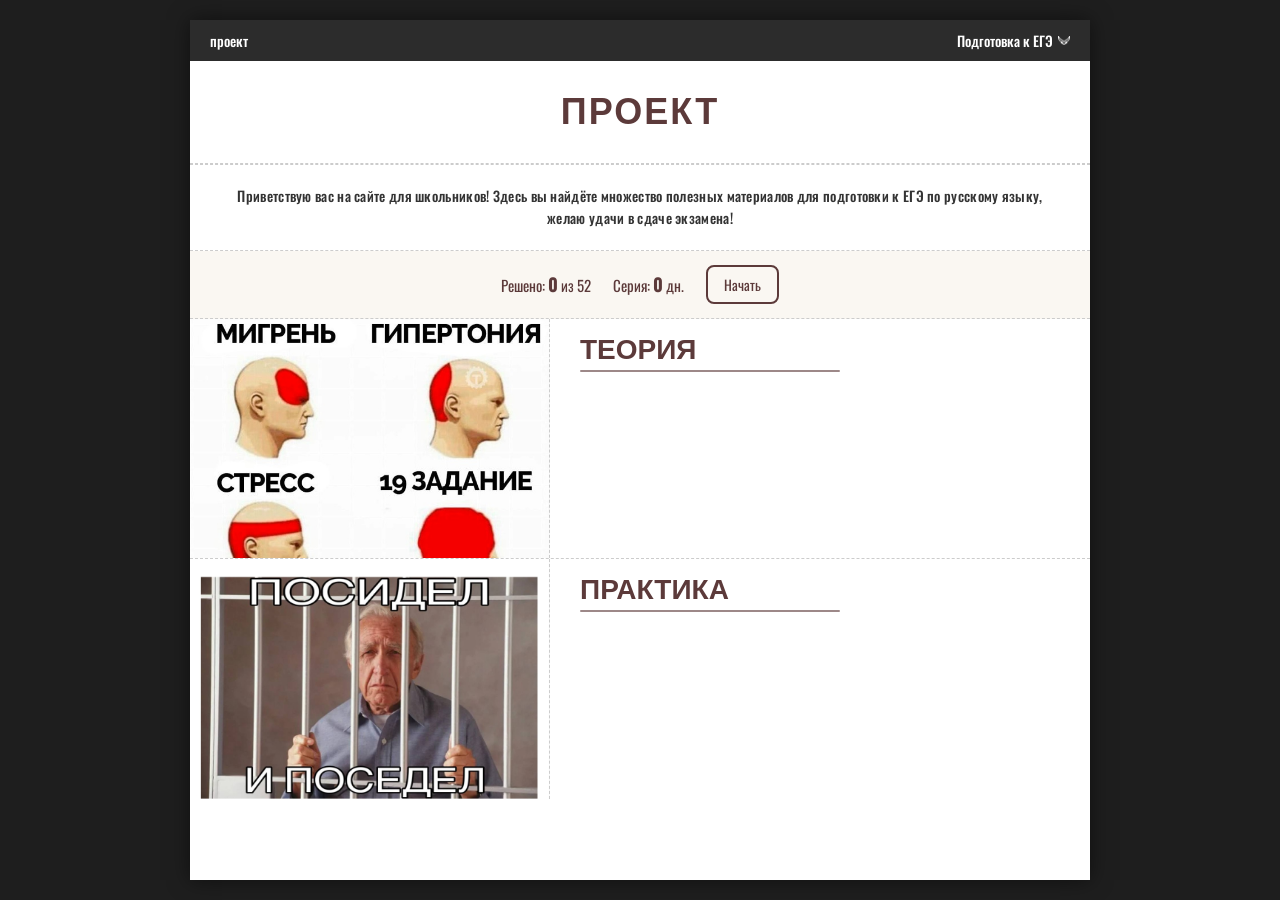
<file: index.html>
<!DOCTYPE html>
<html lang="ru">
<head>
    <meta charset="UTF-8">
    <meta name="viewport" content="width=device-width, initial-scale=1.0">
    <title>Проект — Подготовка к ЕГЭ</title>

    <link rel="preconnect" href="https://fonts.googleapis.com">
    <link rel="preconnect" href="https://fonts.gstatic.com" crossorigin>
    <link href="https://fonts.googleapis.com/css2?family=Oswald:wght@400;500;600&display=swap" rel="stylesheet">

    <meta name="description" content="Тренажёр для подготовки к ЕГЭ по русскому языку: 9 задание, правописание корней.">
    <meta property="og:title" content="Подготовка к ЕГЭ — 9 задание">
    <meta property="og:description" content="Теория и интерактивные тренажёры по правописанию корней.">
    <link rel="icon" href="images/logo-black.png">
    <link rel="stylesheet" href="style.css">
<link rel="manifest" href="manifest.json">
    <meta name="theme-color" content="#2c2c2c">
</head>
<body>

    <div class="container">
        <!-- Шапка -->
        <header>
            <div class="header-left">
                <span>проект</span>
            </div>
            <div class="header-right">
                <span>Подготовка к ЕГЭ</span>
                <img src="images/logo-white.png" class="header-logo" width="12" alt="Логотип">
            </div>
        </header>

        <!-- Заголовок ПРОЕКТ -->
        <div class="title-section">
            <div class="title-box">
                <h1>ПРОЕКТ</h1>
            </div>
        </div>

        <!-- Приветствие -->
        <div class="intro-text">
            Приветствую вас на сайте для школьников! Здесь вы найдёте множество полезных материалов для подготовки к ЕГЭ по русскому языку, желаю удачи в сдаче экзамена!
        </div>

        <div class="home-progress" id="home-progress"></div>

        <!-- Секция 1: Теория -->
        <div class="content-section">
            <div class="image-placeholder">
                <img src="images/teor.jpg" alt="Теория">
            </div>
            <div class="text-content">
                <a href="teor.html" class="card-link" aria-label="Теория: перейти к теории">
                    <h2>Теория</h2>
                </a>
                <p>Нажмите, чтобы перейти к теории</p>
            </div>
        </div>

        <!-- Секция 2: Практика -->
        <div class="content-section">
            <div class="image-placeholder image-placeholder--praktika">
                <img src="images/praktika.jpg" alt="Практика">
            </div>
            <div class="text-content">
                <a href="praktika.html" class="card-link" aria-label="Практика: перейти к тренажёрам">
                    <h2>Практика</h2>
                </a>
                <p>Нажмите, чтобы перейти к практике</p>
            </div>
        </div>
    </div>

<script src="tasks.js"></script>
    <script>
        (function () {
            var el = document.getElementById('home-progress');
            try {
                var solved = JSON.parse(localStorage.getItem('ege_practice_solved') || '[]').length;
                var st = JSON.parse(localStorage.getItem('ege_streak') || '{}');
                var total = Object.keys(TASKS).length;
                var d = new Date().toDateString(), y = new Date(Date.now() - 864e5).toDateString();
                var streak = (st.last === d || st.last === y) ? st.count : 0;
                el.innerHTML = '<span>Решено: <b>' + solved + '</b> из ' + total + '</span><span>Серия: <b>' + streak + '</b> дн.</span>'
                    + '<a href="praktika.html" class="home-progress__btn">' + (solved ? 'Продолжить' : 'Начать') + '</a>';
            } catch (e) { el.style.display = 'none'; }
        })();
    </script>
<script>if ('serviceWorker' in navigator) navigator.serviceWorker.register('sw.js').catch(function () {});</script>
</body>
</html>
</file>
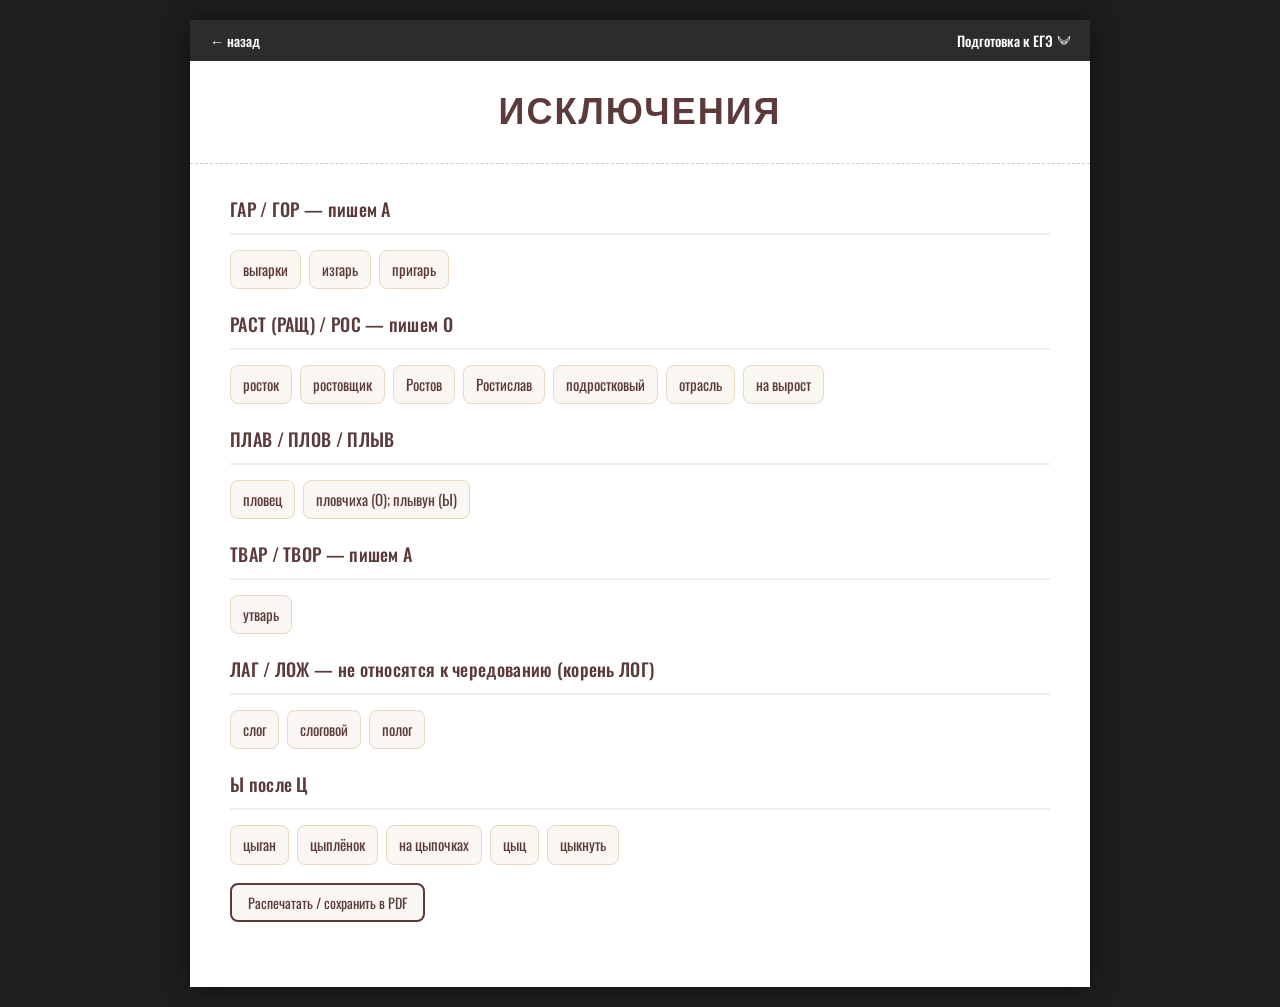
<file: isklyucheniya.html>
<!DOCTYPE html>
<html lang="ru">
<head>
    <meta charset="UTF-8">
    <meta name="viewport" content="width=device-width, initial-scale=1.0">
    <title>Исключения — Подготовка к ЕГЭ</title>
    <link href="https://fonts.googleapis.com/css2?family=Oswald:wght@400;500;600&display=swap" rel="stylesheet">
    <link rel="icon" href="images/logo-black.png">
    <link rel="stylesheet" href="style.css">
<link rel="manifest" href="manifest.json">
    <meta name="theme-color" content="#2c2c2c">
</head>
<body>
<div class="container">
    <header><div class="header-left"><a href="teor.html" class="back-link">← назад</a></div>
    <div class="header-right"><span>Подготовка к ЕГЭ</span><img src="images/logo-white.png" class="header-logo" width="12" alt="Логотип"></div></header>
    <div class="title-section"><div class="title-box"><h1>ИСКЛЮЧЕНИЯ</h1></div></div>
    <div class="page-content"><section class="rules-section"><h2>ГАР / ГОР — пишем А</h2><div class="exc-list"><span>выгарки</span><span>изгарь</span><span>пригарь</span></div><h2>РАСТ (РАЩ) / РОС — пишем О</h2><div class="exc-list"><span>росток</span><span>ростовщик</span><span>Ростов</span><span>Ростислав</span><span>подростковый</span><span>отрасль</span><span>на вырост</span></div><h2>ПЛАВ / ПЛОВ / ПЛЫВ</h2><div class="exc-list"><span>пловец</span><span>пловчиха (О); плывун (Ы)</span></div><h2>ТВАР / ТВОР — пишем А</h2><div class="exc-list"><span>утварь</span></div><h2>ЛАГ / ЛОЖ — не относятся к чередованию (корень ЛОГ)</h2><div class="exc-list"><span>слог</span><span>слоговой</span><span>полог</span></div><h2>Ы после Ц</h2><div class="exc-list"><span>цыган</span><span>цыплёнок</span><span>на цыпочках</span><span>цыц</span><span>цыкнуть</span></div>
    <p class="print-hide"><button class="tool-btn" onclick="window.print()">Распечатать / сохранить в PDF</button></p></section></div>
</div>
<script>if ('serviceWorker' in navigator) navigator.serviceWorker.register('sw.js').catch(function () {});</script>
</body>
</html>
</file>
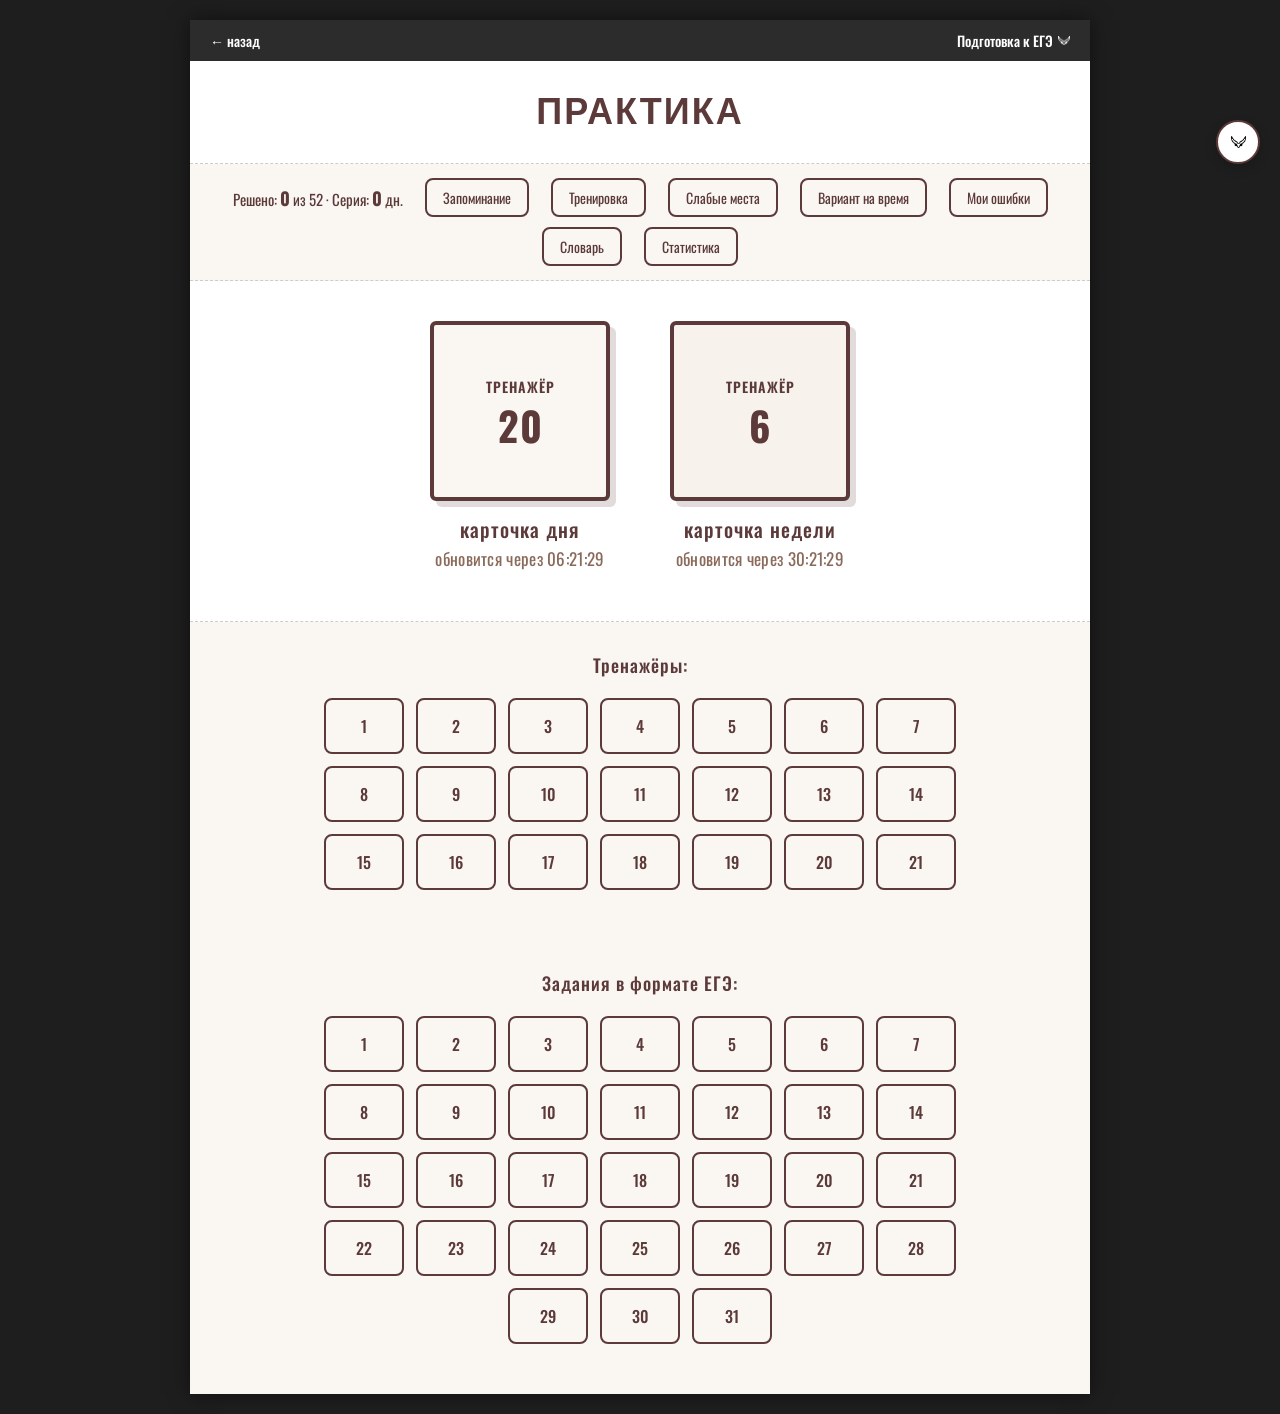
<file: praktika.html>
<!DOCTYPE html>
<html lang="ru">
<head>
    <meta charset="UTF-8">
    <meta name="viewport" content="width=device-width, initial-scale=1.0">
    <title>Практика — Подготовка к ЕГЭ</title>
    <link rel="preconnect" href="https://fonts.googleapis.com">
    <link rel="preconnect" href="https://fonts.gstatic.com" crossorigin>
    <link href="https://fonts.googleapis.com/css2?family=Oswald:wght@400;500;600&display=swap" rel="stylesheet">
    <link rel="icon" href="images/logo-black.png">
    <link rel="stylesheet" href="style.css">
<link rel="manifest" href="manifest.json">
    <meta name="theme-color" content="#2c2c2c">
</head>
<body>

    <div class="container">
        <header>
            <div class="header-left">
                <a href="index.html" class="back-link">← назад</a>
            </div>
            <div class="header-right">
                <span>Подготовка к ЕГЭ</span>
                <img src="images/logo-white.png" class="header-logo" width="12" alt="Логотип">
            </div>
        </header>

        <div class="title-section">
            <div class="title-box">
                <h1>ПРАКТИКА</h1>
            </div>
        </div>

        <div class="practice-cards">

            <div class="practice-card">
                <div class="practice-square" onclick="openDailyTask()">
                    <span class="practice-square__label">
                        ТРЕНАЖЁР<br><b id="daily-number">—</b>
                    </span>
                </div>
                <div class="practice-card__info">
                    <span class="practice-card__name">карточка дня</span>
                    <span class="practice-timer" id="daily-timer">обновится через …</span>
                </div>
            </div>

            <div class="practice-card">
                <div class="practice-square practice-square--text" onclick="openWeeklyTask()">
                    <span class="practice-square__label">
                        ТРЕНАЖЁР<br><b id="weekly-number">—</b>
                    </span>
                </div>
                <div class="practice-card__info">
                    <span class="practice-card__name">карточка недели</span>
                    <span class="practice-timer" id="weekly-timer">обновится через …</span>
                </div>
            </div>

        </div>

        <div class="more-tasks">
            <p class="more-tasks__title">Тренажёры:</p>
            <div class="more-tasks__grid" id="trainers-grid"></div>
        </div>

        <div class="more-tasks">
            <p class="more-tasks__title">Задания в формате ЕГЭ:</p>
            <div class="more-tasks__grid" id="ege-grid"></div>
        </div>

    </div>

    <div class="toast-container" id="toast-container"></div>

    <div class="history-panel" id="history-panel">
        <div class="history-panel__arrow" id="history-arrow"><img src="images/logo-black.png" width="15" alt="История"></div>
        <div class="history-panel__dropdown" id="history-dropdown">
            <div class="history-panel__title">Выполненные задания</div>
            <div class="history-panel__items" id="history-items">
                <div class="history-panel__empty">Пока ничего</div>
            </div>
        </div>
    </div>

    <div id="practice-modal" class="modal" onclick="closePractice(event)">
        <span class="modal-close" onclick="closePractice(event)">×</span>
        <div class="modal-content" onclick="event.stopPropagation()">
            <div id="practice-modal-body"></div>
        </div>
    </div>

    <script src="tasks.js"></script>

    <script src="practice.js"></script>
    <script src="words.js"></script>
    <script src="extras.js"></script>
    <script src="recall.js"></script>

<script>if ('serviceWorker' in navigator) navigator.serviceWorker.register('sw.js').catch(function () {});</script>
</body>
</html>
</file>
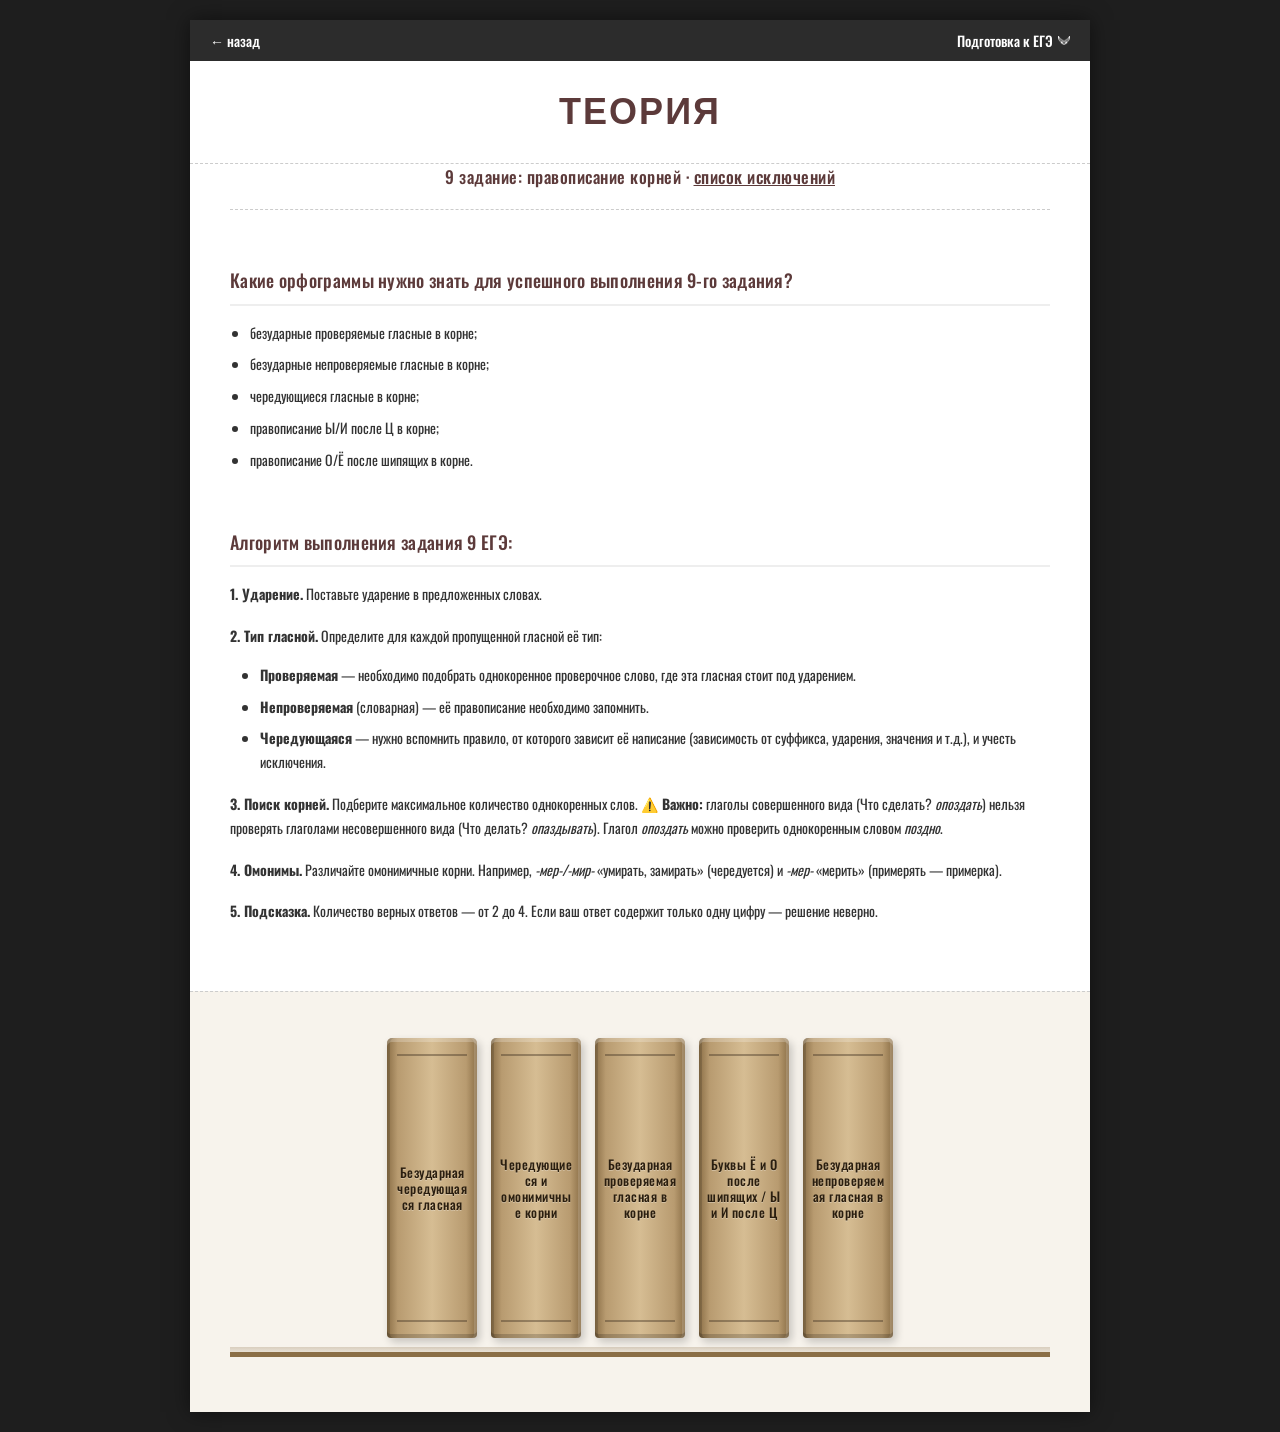
<file: teor.html>
<!DOCTYPE html>
<html lang="ru">
<head>
    <meta charset="UTF-8">
    <meta name="viewport" content="width=device-width, initial-scale=1.0">
    <title>Теория — Задание 9 ЕГЭ</title>
    <link rel="preconnect" href="https://fonts.googleapis.com">
    <link rel="preconnect" href="https://fonts.gstatic.com" crossorigin>
    <link href="https://fonts.googleapis.com/css2?family=Oswald:wght@400;500;600&display=swap" rel="stylesheet">
    <link rel="icon" href="images/logo-black.png">
    <link rel="stylesheet" href="style.css">
<link rel="manifest" href="manifest.json">
    <meta name="theme-color" content="#2c2c2c">
</head>
<body>

<div class="container">

    <!-- ШАПКА -->
    <header>
        <div class="header-left">
            <a href="index.html" class="back-link">← назад</a>
        </div>
        <div class="header-right">
            <span>Подготовка к ЕГЭ</span>
            <img src="images/logo-white.png" class="header-logo" width="12" alt="Логотип">
        </div>
    </header>

    <!-- ЗАГОЛОВОК -->
    <div class="title-section">
        <div class="title-box">
            <h1>ТЕОРИЯ</h1>
        </div>
    </div>

    <!-- ПОДЗАГОЛОВОК -->
    <p class="theory-subtitle">9 задание: правописание корней · <a href="isklyucheniya.html" style="color:#5c3a3a">список исключений</a></p>

    <!-- КОНТЕНТ -->
    <div class="page-content">

        <section class="rules-section">
            <h2>Какие орфограммы нужно знать для успешного выполнения 9-го задания?</h2>
            <ul class="rules-list">
                <li>безударные проверяемые гласные в корне;</li>
                <li>безударные непроверяемые гласные в корне;</li>
                <li>чередующиеся гласные в корне;</li>
                <li>правописание Ы/И после Ц в корне;</li>
                <li>правописание О/Ё после шипящих в корне.</li>
            </ul>
        </section>

        <section class="rules-section">
            <h2>Алгоритм выполнения задания 9 ЕГЭ:</h2>

            <div class="algo-step">
                <p><strong>1. Ударение.</strong> Поставьте ударение в предложенных словах.</p>
            </div>

            <div class="algo-step">
                <p><strong>2. Тип гласной.</strong> Определите для каждой пропущенной гласной её тип:</p>
                <ul class="algo-sublist">
                    <li><strong>Проверяемая</strong> — необходимо подобрать однокоренное проверочное слово, где эта гласная стоит под ударением.</li>
                    <li><strong>Непроверяемая</strong> (словарная) — её правописание необходимо запомнить.</li>
                    <li><strong>Чередующаяся</strong> — нужно вспомнить правило, от которого зависит её написание (зависимость от суффикса, ударения, значения и т.д.), и учесть исключения.</li>
                </ul>
            </div>

            <div class="algo-step">
                <p><strong>3. Поиск корней.</strong> Подберите максимальное количество однокоренных слов. <strong>⚠️ Важно:</strong> глаголы совершенного вида (Что сделать? <em>опоздать</em>) нельзя проверять глаголами несовершенного вида (Что делать? <em>опаздывать</em>). Глагол <em>опоздать</em> можно проверить однокоренным словом <em>поздно</em>.</p>
            </div>

            <div class="algo-step">
                <p><strong>4. Омонимы.</strong> Различайте омонимичные корни. Например, <em>-мер-/-мир-</em> «умирать, замирать» (чередуется) и <em>-мер-</em> «мерить» (примерять — примерка).</p>
            </div>

            <div class="algo-step">
                <p><strong>5. Подсказка.</strong> Количество верных ответов — от 2 до 4. Если ваш ответ содержит только одну цифру — решение неверно.</p>
            </div>
        </section>

    </div>

    <!-- ПОЛКА С 5 КНИГАМИ -->
    <section class="books-shelf">
        <div class="books-shelf__inner">

            <div class="book book--vertical" onclick="openModal('img1')" title="Открыть">
                <span class="book__label">Безударная чередующаяся гласная</span>
            </div>

            <div class="book book--vertical" onclick="openModal('img2')" title="Открыть">
                <span class="book__label">Чередующиеся и омонимичные корни</span>
            </div>

            <div class="book book--vertical" onclick="openModal('img3')" title="Открыть">
                <span class="book__label">Безударная проверяемая гласная в корне</span>
            </div>

            <div class="book book--vertical" onclick="openModal('img4')" title="Открыть">
                <span class="book__label">Буквы Ё и О после шипящих / Ы и И после Ц</span>
            </div>

            <div class="book book--vertical" onclick="openModal('img5')" title="Открыть">
                <span class="book__label">Безударная непроверяемая гласная в корне</span>
            </div>

        </div>
    </section>

</div>

<!-- МОДАЛЬНОЕ ОКНО -->
<div id="modal" class="modal" onclick="closeModal(event)">
    <span class="modal-close" onclick="closeModal(event)">×</span>
    <div class="modal-content" onclick="event.stopPropagation()">
        <div id="modal-body"></div>
    </div>
</div>

<!-- СКРЫТЫЕ ТАБЛИЦЫ -->
<div style="display:none;">

    <!-- ================= КНИГА 1: Чередующаяся гласная ================= -->
    <div id="img1" class="full-table">
        <h3>Безударная чередующаяся гласная</h3>

        <p class="intro-text-modal">
            Чтобы правильно выбрать гласную в корне с чередованием, необходимо знать, от какого условия зависит её написание в данном конкретном случае:
        </p>

        <div class="rule-card-modal">
            <div class="rule-card-modal__title">ОТ УДАРЕНИЯ</div>
            <p>В корнях <b>ГАР/ГОР, КЛАН/КЛОН, ТВАР/ТВОР</b> без ударения пишется <b>О</b> (<i>гореть, наклониться, творительный</i>).</p>
            <p>В корнях <b>ЗАР/ЗОР, ПЛАВ/ПЛОВ/ПЛЫВ</b> без ударения пишется <b>А</b> (<i>заря, плавник</i>).</p>
            <p><b>Обратите внимание!</b> Под ударением пишется та гласная, которая слышится (например: <i>загар, наклон, тварь, зори, плавать</i>).</p>
        </div>

        <div class="rule-card-modal">
            <div class="rule-card-modal__title">ОТ СУФФИКСА -А-</div>
            <p>В корнях <b>ДЕР/ДИР(А), МЕР/МИР(А), ПЕР/ПИР(А), ТЕР/ТИР(А), БЛЕСТ/БЛИСТ(А), ЖЕГ(ЖЕЧЬ)/ЖИГ(А), СТЕЛ/СТИЛ(А), ЧЕТ(ЧЕС)/ЧИТ(А)</b> чередование <b>Е/И</b> зависит от суффикса <b>-А-</b>: после корня есть суффикс <b>-А-</b> → пишем <b>И</b> (<i>забирать</i>), нет <b>-А-</b> → пишем <b>Е</b> (<i>берёт</i>).</p>
            <p>В корнях <b>ЛАГ/ЛОЖ, КАС/КОС</b> чередование <b>О/А</b> тоже зависит от суффикса <b>-А-</b>: после корня есть <b>-А-</b> → пишем <b>А</b> (<i>касаться</i>), нет <b>-А-</b> → пишем <b>О</b> (<i>коснуться</i>).</p>
        </div>

        <div class="rule-card-modal">
            <div class="rule-card-modal__title">ОТ СОЧЕТАНИЯ СОГЛАСНЫХ В КОРНЕ</div>
            <p>В корнях <b>РАСТ (РАЩ) / РОС</b>: перед <b>-СТ-</b> и <b>-Щ-</b> пишется <b>А</b> (<i>расти, выращенный</i>), перед <b>-С-</b> пишется <b>О</b> (<i>росли, вырос</i>).</p>
            <p>В корнях <b>СКАК (СКАЧ) / СКОК (СКОЧ)</b>: если корень оканчивается на <b>К</b> — пишем <b>А</b> (<i>скакать, прискакать</i>); если на <b>Ч</b> — пишем: <b>А</b> в формах глагола <i>скакать</i> и производных (<i>скачу, скачи, скачок</i>); <b>О</b> — в приставочных глаголах на <b>-скочить</b> (<i>вскочить, соскочить</i>) и в слове <i>выскочка</i>.</p>
        </div>

        <div class="rule-card-modal">
            <div class="rule-card-modal__title">ОТ ЗНАЧЕНИЯ</div>
            <p>Корень <b>РАВН</b> пишется в словах со значением «равный кому/чему, одинаковый с кем/чем», «сравнение»; <b>РОВН</b> — в словах со значением «ровный, гладкий, стабильный, прямой, однородный» (<i>уравнять в правах, но прировнять = пригладить</i>).</p>
            <p>Корень <b>МАК</b> пишется в словах со значением «погружать в жидкость»; <b>МОК</b> — в словах со значением «пропускать жидкость, становиться мокрым» (<i>макать в чай, но промокнуть под дождём</i>).</p>
        </div>
    </div>

    <!-- ================= КНИГА 2: Чередующиеся и омонимичные корни ================= -->
    <div id="img2" class="full-table full-table--wide">
        <h3>Чередующиеся и омонимичные корни</h3>

        <table class="chered-table">
            <thead>
                <tr>
                    <th>Корни с чередованием</th>
                    <th>Омонимичные корни (не являются чередующимися!)</th>
                </tr>
            </thead>
            <tbody>
                <tr>
                    <td><b>-ГАР-/-ГОР-</b>: загорать, горелый, гореть, пригорелый, горелка, перегорание, обгореть, погорелец и др.<br>⚠️ Следует запомнить: <i>выгарки, изгарь, пригарь</i></td>
                    <td>горевать, огорчать, огорчить, огорчение, пригорюниться, горчинка, горчица, горчичник, гора (гористый), горьковатый, горизонт, гарнизон, гармония, гормон и др.</td>
                </tr>
                <tr>
                    <td><b>-КЛАН-/-КЛОН-</b>: склоняться, преклонение, наклон, непреклонный, кланяться, клонить(ся), наклонение, склонение, уклонение, коленопреклонённый и др.</td>
                    <td>клонировать и др.</td>
                </tr>
                <tr>
                    <td><b>-ТВАР-/-ТВОР-</b>: творить, благотворительный, вытворять, натворить, одухотворённый, олицетворять, претворить, претворять, притворяться, растворимый, сотворение, сотворить, столпотворение, творение, творительный, удовлетворить и др.<br>⚠️ Следует запомнить: <i>утварь</i></td>
                    <td>затворить, притворить, творог, отварить (овощи) и др.</td>
                </tr>
                <tr>
                    <td><b>-ЗАР-/-ЗОР-</b>: заря, заревой, зарница, озарение, озарить, зарянка (птица), зарево, лучезарный, зори (мн. ч.), зорька, зоренька, зорюшка</td>
                    <td>прозорливый, озорной, озорник, заразный и др.</td>
                </tr>
                <tr>
                    <td><b>-ПЛАВ-/-ПЛОВ-/-ПЛЫВ-</b>: плавучий, плавник, поплавок, плавун (трава), плавунец (жук), сплавлять, на плаву.<br>⚠️ Следует запомнить: <i>пловец, пловчиха, плывун</i> (напитанный водой грунт)</td>
                    <td>—</td>
                </tr>
                <tr>
                    <td><b>-ЛАГ-/-ЛОЖ-</b>: предполагать, предположить, излагать(ся), налагать(ся), полагать(ся), разлагать(ся), прилагательное, ложиться, возложить и др.<br>⚠️ Следует запомнить: <i>полог, слоговой</i></td>
                    <td>логотип, лагуна, лагеря, осложнять и др.</td>
                </tr>
                <tr>
                    <td><b>-СКАК- (-СКАЧ-) / -СКОК- (-СКОЧ-)</b>: доскакать, заскакать, обскакать, прискакать, скакалка, скакун, выскочить, доскочить, заскочить, наскочить, проскочить и др.<br>⚠️ Следует запомнить: <i>скачок, скачу, поскачу</i> (на лошади), <i>скачи, обскачи</i> (на лошади), <i>скачите, обскачите</i> (на лошади), <i>скачкообразный, скачкообразно</i></td>
                    <td>скачать (файл) и др.</td>
                </tr>
                <tr>
                    <td><b>-РАС(Т)-, -РАЩ- / -РОС-</b>: возрасти, дорасти, зарасти, растить, отрастить, возрастать, прорастание, растение, растительный, возраст, возрастной, наращение, взрослеть, заросль, недоросль, поросль, повзрослеть и др.<br>⚠️ Следует запомнить: <i>росток, ростовщик, Ростов, Ростислав, подростковый, отрасль, на вырост</i></td>
                    <td>роса, роскошный, растаять, тростник, вопросительный и др.</td>
                </tr>
                <tr>
                    <td><b>-РАВН-/-РОВН-</b>: выравнять (силы), равнять (кого с кем), равняться (что чему, в шеренге, в строю или по первому), сравняться (с кем-то в чём-то), уравнять (в правах); всё равно, наравне, прировнять (пригладить) и т. д.<br>⚠️ Следует запомнить: <i>поравняться, равняйсь, равнение, равнина, уровень, поровну, ровесник, выровнять</i> (в любом значении)</td>
                    <td>трава, островной и др.</td>
                </tr>
                <tr>
                    <td><b>-МАК(Ч)-/-МОК(Ч)-</b>: макать, обмакнуть, вымакать, макание, взмокать, намокать, обмокать, подмокать и др. В безударном корне МОЧ пишется О: мочить с разными приставками, мочёный.<br>⚠️ Следует запомнить: <i>промокательная</i> (бумага), <i>промокнуть</i> (крем на лице)</td>
                    <td>макароны, макулатура, мокасины, демократ и др.</td>
                </tr>
                <tr>
                    <td><b>-КОС-/-КАС-</b>: касаться, соприкасаться, касание, прикасаться, касательная, касательно, прикасание, коснуться, неукоснительный, прикосновение, соприкоснуться.</td>
                    <td>косить, коса (орудие), коса/косичка (причёска), косой, искоса, наперекосяк, касатка (птица), косатка (млекопитающее), космический и др.</td>
                </tr>
                <tr>
                    <td><b>-БЕР-/-БИР-</b>: выберу(сь), заберу(сь), выбирать, забирать, собирать, перебирать, собирательный, избирательный и др.</td>
                    <td>берёза, бирюза (бирюзовый), либерал, лабиринт и др.</td>
                </tr>
                <tr>
                    <td><b>-БЛЕСК(С, СТ, Щ)-/-БЛИСТ-</b>: проблеск, блестеть, блестящий, блистать, блистание, блистательный и др.</td>
                    <td>—</td>
                </tr>
                <tr>
                    <td><b>-ДЕР-/-ДИР-</b>: выдеру, выдерешь, подерусь, продерусь, придерусь, обдирала, удирать, выдирать, выдирание и др.</td>
                    <td>директор, дерматин, дирижёр и др.</td>
                </tr>
                <tr>
                    <td><b>-МЕР-/-МИР-</b>: замереть, обмереть, умертвить, смертельный, насмерть, вымирать, умирать, вымирание, замирать и др.</td>
                    <td>примерять (вещь), примирять (друзей), усмирять (аппетит), мерцать, мираж, меридиан, мероприятие и др.</td>
                </tr>
                <tr>
                    <td><b>-ПЕР-/-ПИР-</b>: опереться, взаперти, запереть, отпереть, запирать, опираться, попирание, запирательство и др.</td>
                    <td>пир (пировать), перила, период, перо (перочинный), эксперимент и др.</td>
                </tr>
                <tr>
                    <td><b>-ТЕР-/-ТИР-</b>: тереть, натереть, вытереть, стереть, обтирать, вытирать, утирать, оттирать и др.</td>
                    <td>потерять, терпеть, терраса, ветеран, территория и др.</td>
                </tr>
                <tr>
                    <td><b>-ЖЕГ-/-ЖИГ-</b>: выжегший, выжечь, зажечь, выжигание, разжигатель, поджигательство, зажигательный и др.<br>⚠️ Следует запомнить: <i>обжиг, отжиг, розжиг, выжиг</i> (существительное)</td>
                    <td>—</td>
                </tr>
                <tr>
                    <td><b>-СТЕЛ-/-СТИЛ-</b>: стелить, застелить, выстелить, постелить, расстелить, застилать, выстилать, перестилать и др.</td>
                    <td>стилист и т. п.</td>
                </tr>
                <tr>
                    <td><b>-ЧЕТ-(-ЧЕС-)/-ЧИТ-</b>: вычесть, вычет, вычитать, предпочитать, считаться, почитатель, почитание и др.<br>⚠️ Следует запомнить: <i>сочетать, сочетаться, сочетание, словосочетание, бракосочетание, чета</i></td>
                    <td>четыре, четверг и др.</td>
                </tr>
                <tr>
                    <td><b>...ИМ (...ИН) / ...А (Я)...</b>: взимать — взять; принимать — принять; внимать, внимание, воспринимать, вынимать, донимать, занимать, занимательный, нанимать, обнимать, понимать, предпринимать, предприниматель и др.<br>К корням с чередованием ...ИМ (...ИН) / ...А (Я) относятся также:<br><b>ЖИМ/ЖА</b>: выжимать, зажимать и др.<br><b>ЖИН/ЖА</b>: пожинать — сжать и др.<br><b>ПИН/ПЯ</b>: распинать, пинать, запинаться, распять и др.<br><b>МИН/МЯ</b>: вминать, заминать, подминать, замять, память, памятовать, памятный, памятник, поминать и др.<br><b>ЧИН/ЧА</b>: начинать, зачинать, зачинатель, начинание, начинающий — начать и др.<br><b>КЛИН/КЛЯ</b>: заклинать, заклинанье, проклинать — заклясть, проклясть, проклятие, заклятие, клятва, заклятый и др.<br>⚠️ Следует запомнить: <i>подниму, выжимка, выемка, жеманиться</i></td>
                    <td>—</td>
                </tr>
            </tbody>
        </table>
    </div>

    <!-- ================= КНИГА 3: Проверяемая гласная ================= -->
    <div id="img3" class="full-table">
        <h3>Безударная проверяемая гласная в корне</h3>

        <p class="intro-text-modal">
            Безударная гласная в корне проверяется ударением. Нужно подобрать однокоренное слово или изменить форму слова так, чтобы проверяемая гласная стала ударной. Примеры: <i>говорить — гОвор; жара — жАркий; молодой — мОлодость</i>.
        </p>

        <h4 class="modal-subtitle">Важные уточнения и исключения из правила:</h4>

        <p class="intro-text-modal">
            <b>1.</b> Безударную гласную в корнях глаголов совершенного вида нельзя проверять глаголами несовершенного вида с суффиксами -ЫВА-/-ИВА-.<br>
            ✔️ <i>замолчать → молча</i> (проверочное слово)<br>
            🚫 <i>замолчать → умалчивать</i> (нельзя!)
        </p>

        <p class="intro-text-modal">
            <b>2.</b> Существуют корни, которые звучат одинаково, но пишутся по-разному в зависимости от значения (корни-омофоны). Это самая частая ловушка. Выбор гласной зависит от смысла слова, который часто подсказывается в скобках.<br>
            <b>Ключ к решению:</b> нужно понять значение слова и подобрать проверочное слово, учитывая это значение. Например, <i>разрядить</i> (оружие) ⬅️ <i>разрЯд</i>; <i>разредить</i> (грядки) ⬅️ <i>рЕдко</i>.
        </p>

        <h4 class="modal-subtitle">Список корней-омофонов</h4>

        <table class="omofon-table">
            <thead>
                <tr><th colspan="4">Список корней-омофонов</th></tr>
            </thead>
            <tbody>
                <tr><td>обвевать (ветром) ⬅️ вЕять</td><td>обвивать (лианой) ⬅️ вИть</td></tr>
                <tr><td>частота (колебаний) ⬅️ чАсто</td><td>чистота (помещения) ⬅️ чИсто</td></tr>
                <tr><td>валы (окопные) ⬅️ вАл</td><td>волы (животные) ⬅️ вОл</td></tr>
                <tr><td>спешите (на урок) ⬅️ спЕшка</td><td>спишите (ответ) ⬅️ спИшет</td></tr>
                <tr><td>поседеть (от горя) ⬅️ сЕд</td><td>посидеть (на скамейке) ⬅️ сИдя</td></tr>
                <tr><td>слепить (снеговик) ⬅️ лЕпка</td><td>слипаться (от усталости) ⬅️ лИпкий</td></tr>
                <tr><td>скрепить (документы) ⬅️ скрЕпка, крЕпкий</td><td>скрипеть (дверью) ⬅️ скрИп</td></tr>
                <tr><td>разредить (грядки) ⬅️ рЕдко</td><td>разрядить (ружьё) ⬅️ разрЯд</td></tr>
                <tr><td>посветить (фонариком) ⬅️ свЕт</td><td>посвятить (стихи другу) ⬅️ свЯтость</td></tr>
                <tr><td>отворить (дверь) ⬅️ затвОр</td><td>отварить (овощи) ⬅️ вАрит</td></tr>
                <tr><td>запивать (водой) ⬅️ пИть</td><td>запевать (песню) ⬅️ пЕть</td></tr>
                <tr><td>обижать (сестру) ⬅️ обИда</td><td>обежать (вокруг дома) ⬅️ бЕг</td></tr>
                <tr><td>примерять (платье) ⬅️ мЕрка</td><td>примирять (друзей) ⬅️ мИр</td></tr>
                <tr><td>старожил (деревни) ⬅️ стАрый</td><td>сторожил (склад) ⬅️ стОрож</td></tr>
                <tr><td>развивается (ребёнок) ⬅️ развИтие</td><td>развевается (флаг) ⬅️ вЕет</td></tr>
                <tr><td>полоскать (бельё) ⬅️ полОщет</td><td>поласкать (кошку) ⬅️ лАска</td></tr>
                <tr><td>прожевать (яблоко) ⬅️ жЁваный</td><td>проживать (в квартире) ⬅️ жИть</td></tr>
                <tr><td>распевать (песни) ⬅️ пЕть</td><td>распивать (напитки) ⬅️ пИть</td></tr>
                <tr><td>подражать (старшему брату) ⬅️ дрАзнит</td><td>подрожать (от холода) ⬅️ дрОжь</td></tr>
                <tr><td>умолять (о пощаде) ⬅️ молит</td><td>умалять (значение) ⬅️ мАло</td></tr>
                <tr><td>окатить(ся) (водой) ⬅️ окАтит</td><td>окотиться (о кошке) ⬅️ кОт</td></tr>
                <tr><td>увидать (кого-то) ⬅️ вИдеть</td><td>увядать (от жары) ⬅️ вЯнет</td></tr>
                <tr><td>плотить (брёвна) ⬅️ пЛот</td><td>платить (за квартиру) ⬅️ плАта</td></tr>
                <tr><td>залезать (на дерево) ⬅️ лЕзет</td><td>зализать (рану) ⬅️ лИжет</td></tr>
                <tr><td>оземь (бросить) ⬅️ земли</td><td>озимь (посевы) ⬅️ зИмний</td></tr>
                <tr><td>малы (дети) ⬅️ мАленький</td><td>молы (портовые) ⬅️ мОл</td></tr>
                <tr><td>накалить (железо) ⬅️ накАл</td><td>наколоть (двора) ⬅️ кОлет</td></tr>
                <tr><td>пристежные (нитки) ⬅️ стЁганый</td><td>пристяжные (лошади) ⬅️ тЯга</td></tr>
                <tr><td>долина (реки) ⬅️ дОл</td><td>вдалеке ⬅️ дАльний</td></tr>
                <tr><td>кратчайший (путь) ⬅️ крАткий</td><td>кротчайший (человек) ⬅️ крОткий</td></tr>
            </tbody>
        </table>
    </div>

    <!-- ================= КНИГА 4: Ё/О после шипящих и Ы/И после Ц ================= -->
    <div id="img4" class="full-table">
        <h3>Буквы Ё и О после шипящих / Ы и И после Ц</h3>

        <h4 class="modal-subtitle">Буквы Ё и О после шипящих в корне слова</h4>

        <p class="intro-text-modal">
            После шипящих в корне слова пишется <b>Ё</b>, если в родственных словах или формах того же корня происходит чередование ударного <b>Ё/О</b> с <b>Е</b>: <i>жёлтый (желтеть), шёпот (шептать), чёрный (чернеть), пчёлы (пчела), шёлк (шелка), щёки (щека), шёрстка (шерсть), чёлка (чело), жёлудь (желудей), чёрт (черти)</i> и т. д.
        </p>

        <p class="intro-text-modal">
            После шипящих в корне слова пишется <b>О</b>:<br>
            <b>а)</b> если чередования с [э] нет: <i>шорник, обжора, изжога, харчо, трущоба, крыжовник, чопорный, шорох, вечор</i> (искл., т. к. <i>вечер</i>);<br>
            <b>б)</b> в заимствованных словах (написание <b>О</b> в корнях иноязычных слов нужно запомнить): <i>капюшон, шоколад, шоссе, шоу, боржом, жонглёр, крюшон, шомпол, мажор, пижон</i>.
        </p>

        <h4 class="modal-subtitle">Буквы Ы и И после Ц в корне слова</h4>

        <p class="intro-text-modal">
            После <b>Ц</b> в корнях слов пишется буква <b>И</b> (<i>цирк, цифра, цитата, цинк</i>).
        </p>

        <p class="intro-text-modal">
            <b>Исключения:</b> <i>цыган, цыплёнок, на цыпочках, цыц, цыкнуть</i>, а также однокоренные производные от этих исключений.
        </p>
    </div>

    <!-- ================= КНИГА 5: Непроверяемая гласная ================= -->
    <div id="img5" class="full-table full-table--wide">
        <h3>Безударная непроверяемая гласная в корне</h3>

        <p class="intro-text-modal intro-text-modal--center">
            Правописание непроверяемых безударных гласных невозможно проверить с помощью ударения или подбора однокоренных слов. Их написание нужно запомнить или проверить по орфографическому словарю.
        </p>

        <h4 class="modal-subtitle">Слова с непроверяемой гласной</h4>

        <table class="vocab-table">
            <tbody>
                <tr><td>абитуриент</td><td>абонемент</td><td>абрикос</td><td>академия</td></tr>
                <tr><td>аквамарин</td><td>акварель</td><td>аккомпанемент</td><td>аннотация</td></tr>
                <tr><td>антресоли</td><td>апелляция</td><td>аплодировать</td><td>аппаратура</td></tr>
                <tr><td>аппетит</td><td>аромат</td><td>архитектор</td><td>асфальт</td></tr>
                <tr><td>атмосфера</td><td>аттракцион</td><td>аукцион</td><td>багаж</td></tr>
                <tr><td>багровый</td><td>бадминтон</td><td>баланс</td><td>балкон</td></tr>
                <tr><td>барельеф</td><td>баскетбол</td><td>бассейн</td><td>берёза</td></tr>
                <tr><td>бирюзовый</td><td>богатый</td><td>богатырь</td><td>брошюра</td></tr>
                <tr><td>бюллетень</td><td>вакцина</td><td>вариант</td><td>велосипед</td></tr>
                <tr><td>вентилятор</td><td>вермишель</td><td>вестибюль</td><td>ветеран</td></tr>
                <tr><td>винегрет</td><td>виртуальный</td><td>виртуоз</td><td>витраж</td></tr>
                <tr><td>владелец</td><td>возражать</td><td>вокзал</td><td>волейбол</td></tr>
                <tr><td>воображать</td><td>воплотить</td><td>впечатлить</td><td>выразительный</td></tr>
                <tr><td>выражать</td><td>газон</td><td>галактика</td><td>галерея</td></tr>
                <tr><td>гармония</td><td>гарнизон</td><td>геолог</td><td>герой</td></tr>
                <tr><td>гипотеза</td><td>гормон</td><td>горячий</td><td>горизонт</td></tr>
                <tr><td>грамматика</td><td>грамота</td><td>громадный</td><td>громоздкий</td></tr>
                <tr><td>дебаты</td><td>декларация</td><td>декорация</td><td>деликатес</td></tr>
                <tr><td>деликатный</td><td>демократ</td><td>демонстрировать</td><td>диалог</td></tr>
                <tr><td>диапазон</td><td>динамика</td><td>дирижёр</td><td>диспетчер</td></tr>
                <tr><td>дистанция</td><td>дисциплина</td><td>желание</td><td>жираф</td></tr>
                <tr><td>жокей</td><td>жонглёр</td><td>жюри</td><td>знакомить</td></tr>
                <tr><td>знаменитый</td><td>знаменовать</td><td>игнорировать</td><td>идеал</td></tr>
                <tr><td>иждивенец</td><td>иллюзия</td><td>индивид</td><td>иней</td></tr>
                <tr><td>инженер</td><td>инициатива</td><td>интеллект</td><td>интеллигент</td></tr>
                <tr><td>интенсивный</td><td>интерьер</td><td>исказить</td><td>истина</td></tr>
                <tr><td>кампания</td><td>каморка</td><td>каникулы</td><td>канитель</td></tr>
                <tr><td>канонада</td><td>канцелярия</td><td>капюшон</td><td>кардинальный</td></tr>
                <tr><td>карикатура</td><td>катакомба</td><td>катастрофа</td><td>квалификация</td></tr>
                <tr><td>квитанция</td><td>кинематограф</td><td>коварный</td><td>колдун</td></tr>
                <tr><td>колебание</td><td>коллектив</td><td>коллекция</td><td>колоссальный</td></tr>
                <tr><td>колыхать</td><td>комбинация</td><td>комедия</td><td>компания</td></tr>
                <tr><td>компетентный</td><td>компонент</td><td>компьютер</td><td>комфорт</td></tr>
                <tr><td>конверт</td><td>конкурент</td><td>континент</td><td>конференция</td></tr>
                <tr><td>конфликт</td><td>конфорка</td><td>корифей</td><td>коричневый</td></tr>
                <tr><td>корзина</td><td>король</td><td>космос</td><td>кромешный</td></tr>
                <tr><td>лабиринт</td><td>легенда</td><td>лелеять</td><td>либерал</td></tr>
                <tr><td>мажор</td><td>материал</td><td>мгновение</td><td>менталитет</td></tr>
                <tr><td>меридиан</td><td>мероприятие</td><td>метафора</td><td>механизм</td></tr>
                <tr><td>минерал</td><td>минор</td><td>монолит</td><td>мораторий</td></tr>
                <tr><td>мотив</td><td>мятеж</td><td>наваждение</td><td>насекомые</td></tr>
                <tr><td>наслаждаться</td><td>недосягаемый</td><td>новелла</td><td>обаяние</td></tr>
                <tr><td>обитать</td><td>обнаружить</td><td>обоняние</td><td>оборона</td></tr>
                <tr><td>одолеть</td><td>озорной</td><td>опекун</td><td>оптимист</td></tr>
                <tr><td>оранжерея</td><td>орбита</td><td>организовать</td><td>оригинальный</td></tr>
                <tr><td>ориентир</td><td>орнамент</td><td>осторожный</td><td>офицер</td></tr>
                <tr><td>ошеломить</td><td>палисадник</td><td>палитра</td><td>панорама</td></tr>
                <tr><td>панцирь</td><td>параграф</td><td>парадокс</td><td>парашют</td></tr>
                <tr><td>патриот</td><td>пейзаж</td><td>перила</td><td>период</td></tr>
                <tr><td>пессимист</td><td>подлинный</td><td>подражать</td><td>позиция</td></tr>
                <tr><td>покой</td><td>поколение</td><td>полемика</td><td>полировать</td></tr>
                <tr><td>поражать</td><td>поразить</td><td>посещать</td><td>правило</td></tr>
                <tr><td>предварительный</td><td>презентация</td><td>президент</td><td>президиум</td></tr>
                <tr><td>преобразить</td><td>преобразовать</td><td>преодолеть</td><td>прецедент</td></tr>
                <tr><td>привилегия</td><td>примитивный</td><td>приоритет</td><td>провинция</td></tr>
                <tr><td>провоцировать</td><td>проницательный</td><td>радиатор</td><td>рациональный</td></tr>
                <tr><td>реалист</td><td>режиссёр</td><td>резидент</td><td>резиденция</td></tr>
                <tr><td>ремесло</td><td>реставрация</td><td>реферат</td><td>реформа</td></tr>
                <tr><td>рецензия</td><td>риторика</td><td>ровесники</td><td>романтичный</td></tr>
                <tr><td>салют</td><td>сатира</td><td>сварливый</td><td>свидетель</td></tr>
                <tr><td>сезон</td><td>симпатия</td><td>симптом</td><td>симфония</td></tr>
                <tr><td>синхронный</td><td>сирень</td><td>система</td><td>смятение</td></tr>
                <tr><td>снарядить</td><td>сокровенный</td><td>сонет</td><td>сострадать</td></tr>
                <tr><td>состязаться</td><td>социальный</td><td>спартакиада</td><td>спокойный</td></tr>
                <tr><td>стадион</td><td>стипендия</td><td>страховать</td><td>стремиться</td></tr>
                <tr><td>суверенитет</td><td>сувенир</td><td>талант</td><td>теория</td></tr>
                <tr><td>территория</td><td>торжество</td><td>традиция</td><td>трафарет</td></tr>
                <tr><td>тревога</td><td>трамвай</td><td>троллейбус</td><td>тростник</td></tr>
                <tr><td>тротуар</td><td>университет</td><td>уникальный</td><td>уничтожить</td></tr>
                <tr><td>утрамбовать</td><td>фантастика</td><td>фестиваль</td><td>фигура</td></tr>
                <tr><td>финансы</td><td>фиолетовый</td><td>фрагмент</td><td>фразеология</td></tr>
                <tr><td>хаос</td><td>характер</td><td>цемент</td><td>цивилизация</td></tr>
                <tr><td>циклон</td><td>цилиндр</td><td>цистерна</td><td>цитата</td></tr>
                <tr><td>человек</td><td>чемпион</td><td>шеренга</td><td>шоколад</td></tr>
                <tr><td>шоссе</td><td>шофёр</td><td>эволюция</td><td>экономика</td></tr>
                <tr><td>эксперимент</td><td>экспонат</td><td>экстремальный</td><td>электроника</td></tr>
                <tr><td>энциклопедия</td><td>эстакада</td><td></td><td></td></tr>
            </tbody>
        </table>
    </div>

</div>

<script src="theory.js"></script>

<script>if ('serviceWorker' in navigator) navigator.serviceWorker.register('sw.js').catch(function () {});</script>
</body>
</html>
</file>
<file: style.css>
/* ============================================================
   БАЗОВЫЕ СТИЛИ
   ============================================================ */

* {
    box-sizing: border-box;
    margin: 0;
    padding: 0;
}

body {
    font-family: 'Georgia', serif;
    background-color: #1e1e1e;
    display: flex;
    justify-content: center;
    min-height: 100vh;
    padding: 20px 0;
}

/* ============================================================
   ГЛАВНАЯ СТРАНИЦА
   ============================================================ */

.container {
    width: 100%;
    max-width: 900px;
    background-color: #ffffff;
    box-shadow: 0 0 20px rgba(0, 0, 0, 0.5);
    display: flex;
    flex-direction: column;
}

header {
    background-color: #2c2c2c;
    color: #ffffff;
    padding: 10px 20px;
    display: flex;
    justify-content: space-between;
    align-items: center;
    font-size: 14px;
    font-family: 'Oswald', Arial, sans-serif;
}

.header-left {
    display: flex;
    align-items: center;
    gap: 10px;
    font-weight: 500;
}

.back-link {
    color: #ffffff;
    text-decoration: none;
    transition: opacity 0.2s;
}

.back-link:hover { opacity: 0.7; }

.header-right {
    display: flex;
    align-items: center;
    gap: 5px;
    cursor: pointer;
    font-weight: 500;
}

.title-section {
    padding: 30px 20px;
    display: flex;
    justify-content: center;
    border-bottom: 1px dashed #ccc;
}

.title-box { text-align: center; }

.title-box h1 {
    font-family: 'Impact', 'Arial Black', sans-serif;
    font-size: 36px;
    color: #5c3a3a;
    letter-spacing: 2px;
    text-transform: uppercase;
}

.intro-text {
    padding: 20px 40px;
    text-align: center;
    font-family: 'Oswald', Arial, sans-serif;
    font-weight: 500;
    font-size: 14px;
    color: #333;
    line-height: 1.6;
    border-top: 1px dashed #ccc;
    border-bottom: 1px dashed #ccc;
    margin-bottom: 0;
    letter-spacing: 0.3px;
}

.content-section {
    display: flex;
    border-bottom: 1px dashed #ccc;
    height: 240px;
    overflow: hidden;
}

.content-section:last-child { border-bottom: none; }

.image-placeholder {
    width: 40%;
    height: 100%;
    background-color: #f7f7f7;
    border-right: 1px dashed #ccc;
    display: flex;
    justify-content: center;
    align-items: center;
    overflow: hidden;
    position: relative;
    flex-shrink: 0;
}

.image-placeholder img {
    width: 100%;
    height: 100%;
    object-fit: cover;
    object-position: center;
    display: block;
}

.image-placeholder--praktika img { object-position: center 20%; }

.text-content {
    width: 60%;
    padding: 15px 30px 30px;
    display: flex;
    flex-direction: column;
    justify-content: flex-start;
    overflow: hidden;
}

.card-link {
    text-decoration: none;
    color: inherit;
    display: inline-block;
    width: fit-content;
}

.text-content h2 {
    font-family: 'Impact', 'Arial Black', sans-serif;
    font-size: 28px;
    color: #5c3a3a;
    margin: 0;
    text-transform: uppercase;
    transition: transform 0.25s ease, color 0.25s ease;
    transform-origin: left center;
}

.card-link:hover h2,
.card-link:focus h2 {
    transform: scale(1.08);
    color: #7a4a4a;
}

.text-content p {
    font-size: 0;
    line-height: 0;
    color: transparent;
    width: 100%;
    max-width: 260px;
    height: 2px;
    background-color: #5c3a3a;
    margin-top: 4px;
    display: block;
    border-radius: 1px;
    opacity: 0.6;
    transition: opacity 0.25s ease, max-width 0.35s ease;
}

.card-link:hover ~ p,
.content-section:has(.card-link:hover) .text-content p {
    opacity: 1;
    max-width: 275px;
}

/* ============================================================
   СТРАНИЦА ТЕОРИИ
   ============================================================ */

.theory-subtitle {
    text-align: center;
    font-family: 'Oswald', Arial, sans-serif;
    font-weight: 500;
    font-size: 17px;
    color: #5c3a3a;
    margin: 0 40px 25px;
    padding-bottom: 20px;
    border-bottom: 1px dashed #ccc;
    letter-spacing: 0.5px;
}

.page-content {
    padding: 10px 40px 30px;
    font-family: 'Oswald', Arial, sans-serif;
    font-weight: 400;
    font-size: 15px;
    color: #333;
    line-height: 1.7;
}

.page-content p { margin-bottom: 15px; }

.rules-section { padding: 0 0 20px; }

.rules-section h2 {
    font-family: 'Oswald', Arial, sans-serif;
    font-weight: 500;
    font-size: 18px;
    color: #5c3a3a;
    margin: 20px 0 15px;
    border-bottom: 2px solid #eee;
    padding-bottom: 8px;
    letter-spacing: 0.3px;
}

.rules-section p,
.rules-section li {
    font-family: 'Oswald', Arial, sans-serif;
    font-weight: 400;
    font-size: 14px;
    color: #333;
    line-height: 1.7;
}

.rules-list {
    padding-left: 20px;
    margin-bottom: 15px;
}

.rules-list li { margin-bottom: 8px; }

.algo-step { margin-bottom: 18px; }

.algo-step p {
    font-family: 'Oswald', Arial, sans-serif;
    font-weight: 400;
    font-size: 14px;
    color: #333;
    line-height: 1.7;
}

.algo-sublist {
    list-style: disc;
    padding-left: 30px;
    margin-top: 10px;
}

.algo-sublist li {
    font-family: 'Oswald', Arial, sans-serif;
    font-weight: 400;
    font-size: 14px;
    color: #333;
    line-height: 1.7;
    margin-bottom: 8px;
}

/* ============================================================
   МОДАЛЬНОЕ ОКНО
   ============================================================ */
.modal {
    display: none;
    position: fixed;
    top: 0; left: 0;
    width: 100%; height: 100%;
    background: rgba(0, 0, 0, 0.75);
    z-index: 1000;
    justify-content: center;
    align-items: center;
    padding: 20px;
    opacity: 0;
    transition: opacity 0.2s ease;
}

.modal.active {
    display: flex;
    opacity: 1;
}

.modal-content {
    background: #fff;
    padding: 30px 35px;
    border-radius: 10px;
    max-width: 1100px;
    width: 100%;
    max-height: 90vh;
    overflow-y: auto;
    position: relative;
    animation: zoomIn 0.25s ease;
}

@keyframes zoomIn {
    from { transform: scale(0.85); opacity: 0; }
    to   { transform: scale(1);    opacity: 1; }
}

.modal-close {
    position: absolute;
    top: 15px;
    right: 25px;
    font-size: 38px;
    color: #fff;
    cursor: pointer;
    line-height: 1;
    z-index: 1001;
    transition: opacity 0.2s;
}

.modal-close:hover { opacity: 0.7; }

.full-table h3 {
    font-family: 'Oswald', Arial, sans-serif;
    font-weight: 600;
    font-size: 22px;
    color: #5c3a3a;
    margin-bottom: 20px;
    padding-bottom: 10px;
    border-bottom: 2px solid #eee;
    letter-spacing: 0.5px;
}

.modal-subtitle {
    font-family: 'Oswald', Arial, sans-serif;
    font-weight: 500;
    font-size: 17px;
    color: #5c3a3a;
    margin: 20px 0 10px;
    letter-spacing: 0.3px;
}

.intro-text-modal {
    font-family: 'Oswald', Arial, sans-serif;
    font-weight: 400;
    font-size: 14px;
    color: #333;
    line-height: 1.7;
    margin-bottom: 14px;
}

.intro-text-modal--center {
    text-align: center;
    font-weight: 500;
    font-size: 15px;
    padding: 15px 20px;
    background: #faf7f2;
    border-left: 4px solid #8b6f47;
    border-radius: 6px;
    margin-bottom: 25px;
}

.rule-card-modal {
    background: #faf7f2;
    border-left: 5px solid #5c3a3a;
    border-radius: 6px;
    padding: 18px 22px;
    margin-bottom: 18px;
    font-family: 'Oswald', Arial, sans-serif;
    font-weight: 400;
    font-size: 14px;
    color: #333;
    line-height: 1.7;
}

.rule-card-modal__title {
    font-family: 'Oswald', Arial, sans-serif;
    font-weight: 600;
    font-size: 15px;
    color: #5c3a3a;
    text-transform: uppercase;
    letter-spacing: 1px;
    margin-bottom: 12px;
    padding-bottom: 8px;
    border-bottom: 1px dashed #d9cdb8;
}

.rule-card-modal p { margin-bottom: 10px; }
.rule-card-modal p:last-child { margin-bottom: 0; }
.rule-card-modal b { color: #5c3a3a; font-weight: 600; }

/* ============================================================
   ТАБЛИЦЫ ВНУТРИ МОДАЛОК
   ============================================================ */
.chered-table,
.omofon-table,
.vocab-table {
    width: 100%;
    border-collapse: collapse;
    font-family: 'Oswald', Arial, sans-serif;
    font-weight: 400;
    font-size: 13px;
    margin-bottom: 15px;
}

.chered-table th,
.omofon-table th,
.vocab-table th {
    background: #5c3a3a;
    color: #fff;
    padding: 12px 14px;
    text-align: left;
    font-weight: 500;
    font-size: 14px;
    letter-spacing: 0.3px;
}

.chered-table td,
.omofon-table td,
.vocab-table td {
    padding: 12px 14px;
    border-bottom: 1px solid #eee;
    vertical-align: top;
    line-height: 1.6;
}

.chered-table tr:nth-child(even) td,
.omofon-table tr:nth-child(even) td,
.vocab-table tr:nth-child(even) td {
    background: #fafafa;
}

.chered-table td:first-child {
    width: 55%;
    background: #fdfaf5;
}

.chered-table td:last-child {
    width: 45%;
    background: #fdf6f5;
    color: #6a4a4a;
}

.omofon-table th { text-align: center; }
.omofon-table td { width: 50%; }
.vocab-table td { width: 25%; text-align: left; }

/* ============================================================
   ПОЛКА С ВЕРТИКАЛЬНЫМИ КНИГАМИ
   ============================================================ */
.books-shelf {
    padding: 45px 40px 55px;
    background: #f7f3ec;
    border-top: 1px dashed #ccc;
}

.books-shelf__inner {
    display: flex;
    align-items: flex-end;
    justify-content: center;
    gap: 14px;
    min-height: 320px;
    padding: 0 10px 14px;
    border-bottom: 5px solid #8b6f47;
    position: relative;
    flex-wrap: wrap;
}

.books-shelf__inner::after {
    content: '';
    position: absolute;
    bottom: -5px;
    left: 0;
    right: 0;
    height: 10px;
    background: linear-gradient(to bottom, rgba(139, 111, 71, 0.28), transparent);
    border-radius: 0 0 6px 6px;
}

.book--vertical {
    width: 90px;
    height: 300px;
    border-radius: 5px 5px 4px 4px;
    background: linear-gradient(90deg, #8b6f47 0%, #b89b70 12%, #d6bd93 50%, #b89b70 88%, #8b6f47 100%);
    box-shadow:
        inset 0 4px 0 rgba(255, 255, 255, 0.22),
        inset 0 -4px 0 rgba(0, 0, 0, 0.18),
        inset -3px 0 0 rgba(255, 255, 255, 0.15),
        inset 3px 0 0 rgba(0, 0, 0, 0.14),
        3px 4px 8px rgba(0, 0, 0, 0.2);
    display: flex;
    align-items: center;
    justify-content: center;
    cursor: pointer;
    transition: transform 0.3s ease, box-shadow 0.3s ease;
    transform-origin: bottom center;
    position: relative;
    overflow: hidden;
    padding: 22px 8px;
}

.book--vertical::before,
.book--vertical::after {
    content: '';
    position: absolute;
    left: 10px;
    right: 10px;
    height: 2px;
    background: rgba(74, 58, 40, 0.45);
}

.book--vertical::before { top: 16px; }
.book--vertical::after  { bottom: 16px; }

.book__label {
    font-family: 'Oswald', Arial, sans-serif;
    font-weight: 500;
    font-size: 13px;
    color: #2a1e0f;
    letter-spacing: 0.5px;
    line-height: 1.25;
    text-align: center;
    text-shadow: 0 1px 0 rgba(255, 255, 255, 0.3);
    word-break: break-word;
    hyphens: auto;
    overflow: hidden;
    max-height: 100%;
    padding: 4px 0;
}

.book--vertical:hover {
    transform: translateY(-10px) scale(1.05);
    box-shadow:
        inset 0 4px 0 rgba(255, 255, 255, 0.3),
        inset 0 -4px 0 rgba(0, 0, 0, 0.18),
        inset -3px 0 0 rgba(255, 255, 255, 0.2),
        inset 3px 0 0 rgba(0, 0, 0, 0.14),
        0 14px 24px rgba(0, 0, 0, 0.28);
}

/* ============================================================
   ОБЩИЙ АДАПТИВ
   ============================================================ */
@media (max-width: 720px) {
    .container { max-width: 100%; }

    .content-section {
        flex-direction: column;
        height: auto;
    }

    .image-placeholder {
        width: 100%;
        height: 200px;
        border-right: none;
        border-bottom: 1px dashed #ccc;
    }

    .text-content {
        width: 100%;
        padding: 15px 20px 20px;
    }

    .modal-content {
        padding: 20px 18px;
        max-width: 100%;
    }

    .full-table h3 { font-size: 18px; }

    .chered-table,
    .omofon-table,
    .vocab-table { font-size: 11px; }

    .chered-table td,
    .omofon-table td,
    .vocab-table td,
    .chered-table th,
    .omofon-table th,
    .vocab-table th { padding: 8px 10px; }

    .vocab-table td { width: 50%; }

    .theory-subtitle {
        margin: 0 20px 20px;
        font-size: 15px;
    }

    .page-content { padding: 10px 20px 20px; }

    .books-shelf { padding: 25px 15px 35px; }

    .books-shelf__inner {
        gap: 10px;
        min-height: 260px;
    }

    .book--vertical {
        width: 70px;
        height: 240px;
        padding: 16px 6px;
    }

    .book__label {
        font-size: 11px;
        line-height: 1.2;
    }

    .book--vertical::before { top: 12px; }
    .book--vertical::after  { bottom: 12px; }
}

/* ============================================================
   СТРАНИЦА ПРАКТИКИ
   ============================================================ */

.practice-cards {
    display: flex;
    justify-content: center;
    align-items: flex-start;
    gap: 60px;
    padding: 40px 40px 50px;
    border-bottom: 1px dashed #ccc;
}

.practice-card {
    display: flex;
    flex-direction: column;
    align-items: center;
    gap: 14px;
}

.practice-square {
    width: 180px;
    height: 180px;
    background-color: #faf7f2;
    border: 4px solid #5c3a3a;
    border-radius: 6px;
    display: flex;
    align-items: center;
    justify-content: center;
    text-align: center;
    font-family: 'Oswald', Arial, sans-serif;
    font-weight: 600;
    font-size: 16px;
    color: #5c3a3a;
    letter-spacing: 1.5px;
    line-height: 1.4;
    flex-shrink: 0;
    box-shadow: 6px 6px 0 rgba(92, 58, 58, 0.18);
    transition: transform 0.25s ease, box-shadow 0.25s ease;
    cursor: pointer;
    padding: 15px;
}

.practice-square:hover {
    transform: translate(-3px, -3px);
    box-shadow: 8px 8px 0 rgba(92, 58, 58, 0.28);
}

.practice-square--text { background-color: #f7f3ec; }

.practice-square__label {
    font-size: 14px;
    letter-spacing: 1px;
    line-height: 1.5;
    text-align: center;
    color: #5c3a3a;
}

.practice-square__label b {
    display: block;
    font-size: 40px;
    font-weight: 700;
    line-height: 1.1;
    margin-top: 6px;
    color: #5c3a3a;
}

.practice-card__info {
    text-align: center;
    font-family: 'Oswald', Arial, sans-serif;
    font-weight: 500;
    font-size: 20px;
    color: #5c3a3a;
    letter-spacing: 1px;
    line-height: 1.4;
}

.practice-card__name { display: block; }

.practice-timer {
    display: block;
    margin-top: 4px;
    font-size: 17px;
    font-weight: 400;
    color: #8a6a5a;
    letter-spacing: 0.3px;
}

.more-tasks {
    padding: 30px 40px 50px;
    background: #faf7f2;
}

.more-tasks__title {
    font-family: 'Oswald', Arial, sans-serif;
    font-weight: 500;
    font-size: 18px;
    color: #5c3a3a;
    letter-spacing: 1px;
    margin-bottom: 20px;
    text-align: center;
}

.more-tasks__grid {
    display: flex;
    flex-wrap: wrap;
    justify-content: center;
    gap: 12px;
    max-width: 700px;
    margin: 0 auto;
}

.more-tasks__btn {
    font-family: 'Oswald', Arial, sans-serif;
    font-weight: 500;
    font-size: 16px;
    padding: 14px 0;
    border: 2px solid #5c3a3a;
    border-radius: 8px;
    background: #faf7f2;
    color: #5c3a3a;
    cursor: pointer;
    transition: background 0.2s ease, color 0.2s ease, transform 0.15s ease;
    width: 80px;
    flex-shrink: 0;
}

.more-tasks__btn:hover {
    background: #5c3a3a;
    color: #fff;
    transform: translateY(-2px);
}

/* Задание внутри модального окна */
.task-title {
    font-family: 'Oswald', Arial, sans-serif;
    font-weight: 600;
    font-size: 22px;
    color: #5c3a3a;
    margin-bottom: 20px;
    padding-bottom: 12px;
    border-bottom: 2px solid #eee;
    letter-spacing: 0.5px;
}

.task-text {
    font-family: 'Oswald', Arial, sans-serif;
    font-size: 15px;
    color: #333;
    margin-bottom: 22px;
    line-height: 1.7;
}

/* ===== Режим "выбери цифры" ===== */
.quiz-row {
    border-radius: 8px;
    margin-bottom: 10px;
    border: 2px solid transparent;
    transition: background 0.2s ease, border-color 0.2s ease;
}

.quiz-option {
    display: flex;
    align-items: flex-start;
    gap: 12px;
    padding: 12px 16px;
    cursor: pointer;
    font-family: 'Oswald', Arial, sans-serif;
    font-size: 15px;
    line-height: 1.6;
    background: #fafafa;
    border-radius: 8px;
    user-select: none;
    transition: background 0.2s ease;
}

.quiz-option:hover { background: #f3ede4; }

.quiz-option input[type="checkbox"] {
    margin-top: 3px;
    width: 18px;
    height: 18px;
    accent-color: #5c3a3a;
    cursor: pointer;
    flex-shrink: 0;
}

.quiz-num { font-weight: 600; color: #5c3a3a; flex-shrink: 0; }
.quiz-text { flex: 1; }

.quiz-row--correct { border-color: #7bbf7b; background: #eef8ee; }
.quiz-row--correct .quiz-option { background: #eef8ee; }

.quiz-row--wrong { border-color: #e08585; background: #fdeeee; }
.quiz-row--wrong .quiz-option { background: #fdeeee; }

.quiz-row--missed { border-color: #e6c46a; background: #fdf6e3; }
.quiz-row--missed .quiz-option { background: #fdf6e3; }

/* ===== Режим "впиши букву" ===== */
.letters-row {
    display: flex;
    align-items: flex-start;
    gap: 10px;
    padding: 14px 16px;
    margin-bottom: 12px;
    background: #fafafa;
    border-radius: 8px;
    font-family: 'Oswald', Arial, sans-serif;
    font-size: 16px;
    line-height: 2;
    color: #333;
}

.letters-row__num {
    font-weight: 600;
    color: #5c3a3a;
    flex-shrink: 0;
}

.letters-row__words {
    flex: 1;
    word-break: break-word;
}

.letters-word { white-space: nowrap; }

.letters-input {
    width: 32px;
    height: 32px;
    margin: 0 2px;
    padding: 0;
    text-align: center;
    font-family: 'Oswald', Arial, sans-serif;
    font-size: 18px;
    font-weight: 600;
    color: #5c3a3a;
    background: #fff;
    border: 2px solid #d9cdb8;
    border-radius: 6px;
    outline: none;
    transition: border-color 0.15s ease, background 0.15s ease;
    vertical-align: middle;
}

.letters-input:focus {
    border-color: #5c3a3a;
    background: #fffdf8;
}

.letters-input--ok {
    border-color: #7bbf7b;
    background: #eef8ee;
    color: #2e6b2e;
}

.letters-input--wrong {
    border-color: #e08585;
    background: #fdeeee;
    color: #8a2b2b;
}

.letters-comma { color: #5c3a3a; }

/* ===== Общие кнопки и результат ===== */
.quiz-actions {
    display: flex;
    gap: 14px;
    margin: 22px 0 15px;
}

.quiz-btn {
    font-family: 'Oswald', Arial, sans-serif;
    font-weight: 500;
    font-size: 16px;
    letter-spacing: 0.5px;
    padding: 12px 30px;
    border: none;
    border-radius: 8px;
    background: #5c3a3a;
    color: #fff;
    cursor: pointer;
    transition: background 0.2s ease, transform 0.15s ease;
}

.quiz-btn:hover { background: #7a4a4a; transform: translateY(-1px); }

.quiz-btn--reset { background: #e8d9bf; color: #5c3a3a; }
.quiz-btn--reset:hover { background: #d9c4a0; }

.quiz-result {
    margin-top: 18px;
    padding: 14px 20px;
    border-radius: 8px;
    font-family: 'Oswald', Arial, sans-serif;
    font-size: 16px;
    line-height: 1.6;
    display: none;
}

.quiz-result--ok,
.quiz-result--fail,
.quiz-result--warn { display: block; }

.quiz-result--ok { background: #eef8ee; border-left: 5px solid #7bbf7b; color: #2e6b2e; }
.quiz-result--fail { background: #fdeeee; border-left: 5px solid #e08585; color: #8a2b2b; }
.quiz-result--warn { background: #fdf6e3; border-left: 5px solid #e6c46a; color: #8a6a1f; }

.quiz-hint { font-size: 14px; color: #6a4a4a; }

.all-done {
    text-align: center;
    padding: 30px 20px;
    font-family: 'Oswald', Arial, sans-serif;
}

.all-done__emoji {
    font-size: 56px;
    line-height: 1;
    margin-bottom: 18px;
    text-align: center;
}

.all-done__title {
    font-size: 26px;
    font-weight: 600;
    color: #5c3a3a;
    margin-bottom: 15px;
    letter-spacing: 0.5px;
}

.all-done__text {
    font-size: 18px;
    color: #333;
    margin-bottom: 25px;
}

.all-done__actions {
    display: flex;
    justify-content: center;
    gap: 15px;
}

/* ============================================================
   ВСПЛЫВАЮЩИЕ НАДПИСИ (ТОСТЫ)
   ============================================================ */
.toast-container {
    position: fixed;
    top: 20px;
    right: 20px;
    z-index: 2000;
    display: flex;
    flex-direction: column;
    gap: 10px;
    pointer-events: none;
}

.toast {
    font-family: 'Oswald', Arial, sans-serif;
    font-weight: 500;
    font-size: 15px;
    color: #5c3a3a;
    background: #fff;
    border: 2px solid #5c3a3a;
    border-left: 5px solid #7bbf7b;
    border-radius: 8px;
    padding: 12px 18px;
    box-shadow: 0 6px 16px rgba(0, 0, 0, 0.18);
    white-space: nowrap;
    opacity: 0;
    transform: translateY(-10px);
    transition: opacity 0.4s ease, transform 0.4s ease;
}

.toast--visible {
    opacity: 1;
    transform: translateY(0);
}

.toast--hiding {
    opacity: 0;
    transform: translateY(40px);
    transition: opacity 1.4s ease, transform 1.4s ease;
}

/* ============================================================
   ПАНЕЛЬ ИСТОРИИ СПРАВА (открывается по клику)
   ============================================================ */
.history-panel {
    position: fixed;
    top: 120px;
    right: 20px;
    z-index: 900;
    font-family: 'Oswald', Arial, sans-serif;
}

.history-panel__arrow {
    width: 44px;
    height: 44px;
    background: #ffffff;
    border: 2px solid #5c3a3a;
    border-radius: 50%;
    display: flex;
    align-items: center;
    justify-content: center;
    font-size: 18px;
    color: #5c3a3a;
    cursor: pointer;
    box-shadow: 0 4px 12px rgba(0, 0, 0, 0.18);
    transition: transform 0.25s ease, background 0.2s ease;
    user-select: none;
}

.history-panel__arrow:hover {
    background: #faf7f2;
    transform: scale(1.08);
}

.history-panel__dropdown {
    position: absolute;
    top: 0;
    right: 100%;
    margin-right: 12px;
    width: 260px;
    max-height: 400px;
    overflow-y: auto;
    background: #ffffff;
    border: 2px solid #5c3a3a;
    border-radius: 10px;
    box-shadow: 0 8px 22px rgba(0, 0, 0, 0.22);
    padding: 14px 16px;
    opacity: 0;
    visibility: hidden;
    transform: translateX(12px);
    transition: opacity 0.25s ease, transform 0.25s ease, visibility 0.25s;
    pointer-events: none;
}

.history-panel--open .history-panel__dropdown {
    opacity: 1;
    visibility: visible;
    transform: translateX(0);
    pointer-events: auto;
}

.history-panel__title {
    font-weight: 600;
    font-size: 14px;
    color: #5c3a3a;
    margin-bottom: 10px;
    padding-bottom: 8px;
    border-bottom: 1px dashed #d9cdb8;
    letter-spacing: 0.5px;
    text-transform: uppercase;
}

.history-panel__items {
    display: flex;
    flex-direction: column;
    gap: 6px;
}

.history-panel__item {
    padding: 7px 10px;
    background: #faf7f2;
    border-radius: 6px;
    font-size: 13px;
    color: #5c3a3a;
    cursor: pointer;
    transition: background 0.15s ease, transform 0.15s ease;
    line-height: 1.4;
}

.history-panel__item:hover {
    background: #e8d9bf;
    transform: translateX(-2px);
}

.history-panel__empty {
    font-size: 13px;
    color: #8a6a5a;
    text-align: center;
    padding: 8px 0;
}

/* ============================================================
   АДАПТИВ ДЛЯ ПРАКТИКИ
   ============================================================ */
@media (max-width: 720px) {
    .practice-cards {
        flex-direction: column;
        align-items: center;
        gap: 30px;
        padding: 25px 15px 35px;
    }

    .practice-square { width: 150px; height: 150px; }
    .practice-square__label b { font-size: 32px; }
    .practice-card__info { font-size: 15px; }
    .practice-timer { font-size: 11px; }

    .more-tasks { padding: 20px 15px 30px; }
    .more-tasks__grid { gap: 8px; }
    .more-tasks__btn { font-size: 14px; padding: 10px 0; width: 56px; }

    .letters-row { font-size: 14px; padding: 10px 10px; line-height: 2.2; }
    .letters-input { width: 28px; height: 28px; font-size: 16px; }

    .all-done__emoji { font-size: 42px; margin-bottom: 12px; }
    .all-done__title { font-size: 20px; }
    .all-done__text { font-size: 16px; }

    .history-panel {
        top: auto;
        bottom: 20px;
        right: 15px;
        transform: none;
    }

    .history-panel__dropdown {
        top: auto;
        bottom: 100%;
        right: 0;
        margin-right: 0;
        margin-bottom: 10px;
        transform: translateY(10px);
        width: 220px;
    }

    .history-panel--open .history-panel__dropdown {
        transform: translateY(0);
    }

    .toast-container {
        top: 10px;
        right: 10px;
        left: 10px;
    }

    .toast {
        font-size: 13px;
        padding: 10px 14px;
        white-space: normal;
    }
}

/* Логотип-сова вместо треугольника */
.header-logo {
    width: 12px;
    height: auto;
    display: block;
}

.history-panel__arrow img {
    width: 15px;
    height: auto;
    display: block;
}

/* ============================================================
   ИНТЕРАКТИВНЫЕ ЗАДАНИЯ: «Соедини пары» и «Выбери букву»
   ============================================================ */

.pairs {
    display: flex;
    gap: 14px;
    justify-content: center;
    margin: 18px 0 8px;
}

.pairs__col {
    display: flex;
    flex-direction: column;
    gap: 12px;
    flex: 1 1 0;
    max-width: 320px;
}

.pair-item {
    font-family: inherit;
    font-size: 16px;
    color: #2b2b2b;
    background: #ffffff;
    border: 2px solid #e8d9bf;
    border-radius: 12px;
    padding: 12px 14px;
    cursor: pointer;
    text-align: center;
    box-shadow: 0 3px 8px rgba(0, 0, 0, 0.1);
    transition: background 0.2s ease, border-color 0.2s ease, transform 0.15s ease;
}

.pair-item:hover { transform: translateY(-1px); border-color: #b89b70; }
.pair-item--right { font-style: italic; }
.pair-item--selected { border-color: #5c3a3a; background: #f7f3ec; }
.pair-item--matched { background: #88ff88; border-color: #88ff88; box-shadow: none; cursor: default; transform: none; }
.pair-item--wrong { background: #ff9a95; border-color: #ff9a95; }

.pick-row {
    display: flex;
    align-items: center;
    flex-wrap: wrap;
    gap: 6px 10px;
    margin: 14px 0;
    font-size: 18px;
}

.pick-row__num { color: #8b6f47; min-width: 24px; }

.pick-word { display: inline-flex; align-items: center; }

.pick-pill {
    font-family: inherit;
    font-size: 17px;
    color: #2a5bd7;
    background: #e8eefc;
    border: none;
    border-radius: 10px;
    padding: 4px 12px;
    margin: 0 2px;
    cursor: pointer;
    min-width: 40px;
    transition: background 0.2s ease;
}

.pick-pill:hover { background: #d7e1fa; }
.pick-pill--filled { color: #2b2b2b; background: #f1e9db; }
.pick-pill--ok { background: #88ff88; color: #1f4d1f; }
.pick-pill--wrong { background: #ff9a95; color: #5a1a1a; }

.pick-options { display: inline-flex; gap: 6px; }
.pick-options[hidden] { display: none; }

.pick-option {
    font-family: inherit;
    font-size: 16px;
    color: #5c3a3a;
    background: #ffffff;
    border: 2px solid #5c3a3a;
    border-radius: 10px;
    padding: 2px 12px;
    cursor: pointer;
}

.pick-option:hover { background: #5c3a3a; color: #ffffff; }

.pick-extra { margin: 6px 0 4px; }

.pick-link {
    font-family: inherit;
    font-size: 14px;
    color: #2a5bd7;
    background: #e8eefc;
    border: none;
    border-radius: 999px;
    padding: 8px 18px;
    cursor: pointer;
}

.pick-box {
    margin: 10px 0;
    padding: 12px 14px;
    background: #faf7f2;
    border-left: 4px solid #b89b70;
    border-radius: 6px;
    font-size: 15px;
    line-height: 1.5;
}

.pick-box[hidden] { display: none; }
.pick-steps-list { margin: 8px 0 0 20px; }
.pick-steps-list li { margin-bottom: 6px; }
.pick-together { margin-top: 10px; }

@media (max-width: 520px) {
    .pairs { flex-direction: column; }
    .pairs__col { max-width: none; }
}

/* ============================================================
   «Распредели по группам» и «Найди ошибку»
   ============================================================ */

.sort-pool {
    display: flex;
    flex-wrap: wrap;
    gap: 10px;
    justify-content: center;
    padding: 14px;
    margin: 14px 0;
    min-height: 64px;
    background: #faf7f2;
    border: 2px dashed #e8d9bf;
    border-radius: 12px;
}

.sort-groups {
    display: grid;
    grid-template-columns: repeat(auto-fit, minmax(200px, 1fr));
    gap: 12px;
}

.sort-group {
    background: #ffffff;
    border: 2px solid #e8d9bf;
    border-radius: 12px;
    padding: 10px;
    cursor: pointer;
}

.sort-group__title {
    font-family: 'Oswald', Arial, sans-serif;
    font-size: 15px;
    color: #5c3a3a;
    text-align: center;
    margin-bottom: 8px;
}

.sort-zone {
    display: flex;
    flex-wrap: wrap;
    gap: 8px;
    justify-content: center;
    min-height: 48px;
}

.sort-chip {
    font-family: inherit;
    font-size: 16px;
    color: #2b2b2b;
    background: #ffffff;
    border: 2px solid #e8d9bf;
    border-radius: 10px;
    padding: 8px 14px;
    cursor: grab;
    box-shadow: 0 3px 8px rgba(0, 0, 0, 0.1);
    transition: background 0.2s ease, border-color 0.2s ease;
}

.sort-chip--selected { border-color: #5c3a3a; background: #f7f3ec; }
.sort-chip--ok { background: #88ff88; border-color: #88ff88; }
.sort-chip--wrong { background: #ff9a95; border-color: #ff9a95; }

.find-list {
    display: flex;
    flex-wrap: wrap;
    gap: 10px;
    margin: 16px 0 8px;
}

.find-chip {
    font-family: inherit;
    font-size: 17px;
    color: #2b2b2b;
    background: #ffffff;
    border: 2px solid #e8d9bf;
    border-radius: 12px;
    padding: 10px 16px;
    cursor: pointer;
    box-shadow: 0 3px 8px rgba(0, 0, 0, 0.1);
    transition: background 0.2s ease, border-color 0.2s ease;
}

.find-chip:hover { border-color: #b89b70; }
.find-chip--selected { border-color: #5c3a3a; background: #f7f3ec; }
.find-chip--ok { background: #88ff88; border-color: #88ff88; }
.find-chip--wrong { background: #ff9a95; border-color: #ff9a95; }
.find-chip--missed { background: #fdf6e3; border-color: #e6c46a; }

/* ===== Доработки: карточки-ссылки, прогресс, доп. режимы ===== */
.content-section { position: relative; }
.card-link::after { content: ''; position: absolute; inset: 0; }
.card-link:focus-visible { outline: 3px solid #8b6f47; outline-offset: 4px; }
.home-progress { display: flex; flex-wrap: wrap; gap: 10px 22px; justify-content: center; align-items: center;
    padding: 14px 20px; background: #faf7f2; border-bottom: 1px dashed #ccc;
    font-family: 'Oswald', Arial, sans-serif; font-size: 15px; color: #5c3a3a; }
.home-progress b { font-size: 18px; }
.home-progress__btn, .tool-btn { font-family: 'Oswald', Arial, sans-serif; font-size: 14px; padding: 7px 16px;
    border: 2px solid #5c3a3a; border-radius: 8px; background: #faf7f2; color: #5c3a3a; cursor: pointer; text-decoration: none; }
.home-progress__btn:hover, .tool-btn:hover { background: #5c3a3a; color: #fff; }
.gen-timer { font-family: 'Oswald', Arial, sans-serif; font-size: 18px; color: #8a6a5a; margin-bottom: 10px; }
.gen-review { width: 100%; border-collapse: collapse; font-family: 'Oswald', Arial, sans-serif; font-size: 14px; margin-top: 12px; }
.gen-review td, .gen-review th { padding: 8px 10px; border-bottom: 1px solid #eee; text-align: left; vertical-align: top; }
.gen-review th { background: #5c3a3a; color: #fff; font-weight: 500; }
.gen-bad td { background: #fdeeee; }
.stat-row { display: flex; align-items: center; gap: 12px; margin: 10px 0; font-family: 'Oswald', Arial, sans-serif; }
.stat-bar { flex: 1; height: 12px; background: #eee; border-radius: 6px; overflow: hidden; }
.stat-bar i { display: block; height: 100%; background: #7bbf7b; }
.flash-word { font-size: 28px; font-family: 'Oswald', Arial, sans-serif; color: #5c3a3a; text-align: center; margin: 24px 0; }

/* Меню в шапке */
.header-right { position: relative; }
.hdr-menu { position: absolute; top: calc(100% + 10px); right: -8px; min-width: 190px; background: #2c2c2c; border: 1px solid #5a5a5a;
    border-radius: 8px; box-shadow: 0 8px 20px rgba(0, 0, 0, 0.4); padding: 6px; z-index: 950; display: flex; flex-direction: column; }
.hdr-menu[hidden] { display: none; }
.hdr-menu button { font-family: 'Oswald', Arial, sans-serif; font-size: 14px; color: #fff; background: none; border: none;
    text-align: left; padding: 10px 12px; border-radius: 6px; cursor: pointer; }
.hdr-menu button:hover { background: #5c3a3a; }

.hdr-menu a { font-family: 'Oswald', Arial, sans-serif; font-size: 14px; color: #fff; text-decoration: none; padding: 10px 12px; border-radius: 6px; }
.hdr-menu a:hover { background: #5c3a3a; }
.tool-input { width: 100%; height: 42px; padding: 0 14px; font-family: 'Oswald', Arial, sans-serif; font-size: 16px; border: 2px solid #d9cdb8; border-radius: 8px; margin-bottom: 14px; outline: none; }
.tool-input:focus { border-color: #5c3a3a; }
.exc-list { display: flex; flex-wrap: wrap; gap: 8px; margin: 6px 0 18px; }
.exc-list span { padding: 6px 12px; background: #faf7f2; border: 1px solid #e8d9bf; border-radius: 8px; font-family: 'Oswald', Arial, sans-serif; font-size: 15px; color: #5c3a3a; }
@media print { header, .print-hide { display: none !important; } body { background: #fff; padding: 0; } .container { box-shadow: none; max-width: 100%; } }
</file>
